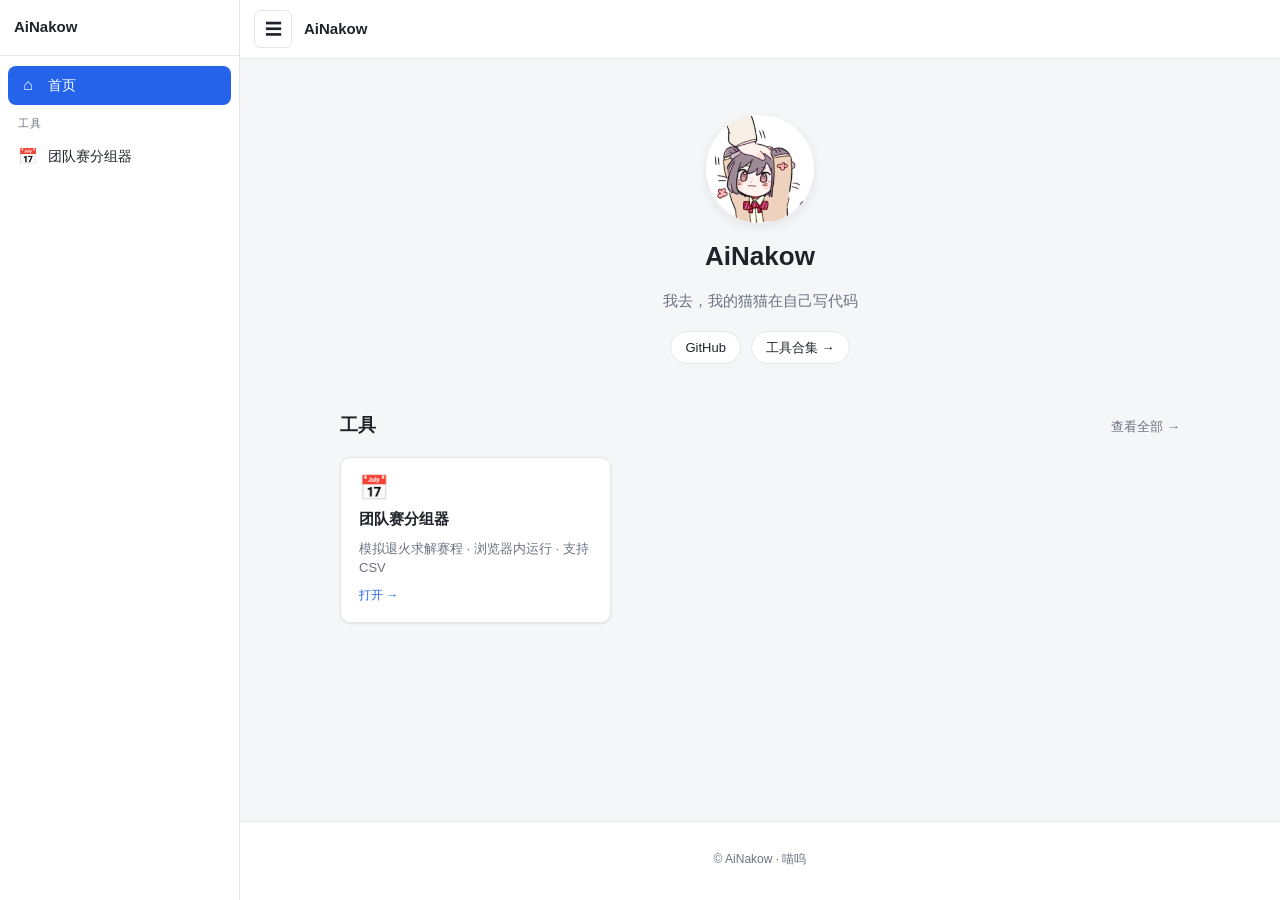
<file: index.html>
<!DOCTYPE html>
<html lang="zh-CN">
<head>
<meta charset="UTF-8">
<meta name="viewport" content="width=device-width, initial-scale=1.0">
<title>AiNakow</title>
<meta name="description" content="AiNakow 的个人主页与工具合集。">
<link rel="stylesheet" href="assets/site.css">
</head>
<body>
<div class="shell">

  <!-- 左侧导航栏（桌面端可折叠，移动端为抽屉） -->
  <aside id="nav" class="nav" aria-label="导航">
    <div class="nav-head"><a class="brand" href="index.html">AiNakow</a></div>
    <div id="nav-body" class="nav-body"><!-- 由 site.js 注入导航项 --></div>
  </aside>

  <!-- 移动端抽屉遮罩 -->
  <div id="overlay" class="overlay"></div>

  <!-- 右侧内容区 -->
  <div class="main">
    <!-- 顶栏：始终可见，承载打开/收起导航的按钮 -->
    <div class="topbar">
      <button id="nav-toggle" class="nav-toggle" aria-label="打开/收起导航">☰</button>
      <span id="topbar-title" class="topbar-title">AiNakow</span>
    </div>

    <div class="content home-content">
      <div id="home-root" class="home">
        <main class="home-main">

          <!-- 头像 + 简介 -->
          <section class="hero">
            <div class="avatar" aria-label="头像">
              <!-- 真实头像：把图片放到 assets/avatar.jpg 即自动生效。
                   由下方脚本探测加载成功后再设为背景图，避免破损图图标与渐变占位同时出现。 -->
              <span class="avatar-ph">A</span>
            </div>
            <h1 class="name">AiNakow</h1>
            <p class="bio">我去，我的猫猫在自己写代码</p>
            <div class="links">
              <a href="https://github.com/AiNakow" target="_blank" rel="noopener">GitHub</a>
              <a href="tools/index.html">工具合集 →</a>
            </div>
          </section>

          <!-- 工具入口 -->
          <section class="tools-section">
            <div class="section-title">
              <h2>工具</h2>
              <a class="more" href="tools/index.html">查看全部 →</a>
            </div>
            <div class="tool-grid"><!-- 由 site.js 注入 --></div>
          </section>

        </main>

        <footer class="footer">
          © AiNakow · 喵呜
        </footer>
      </div>
    </div>
  </div>

</div>

<script src="assets/site.js"></script>
<script>
  // DOM 就绪后：渲染导航外壳 + 首页内容
  document.addEventListener("DOMContentLoaded", function () {
    if (window.ShellBoot) ShellBoot();
    if (window.HomeBoot) HomeBoot();

    // 头像加载探测：用独立 Image() 预加载 assets/avatar.jpg，
    // 加载成功（有像素内容）才设为背景图，渐变占位被自然盖住；
    // 加载失败则什么都不做，保留渐变圆 + 字母占位。
    var probe = new Image();
    probe.onload = function () {
      if (probe.naturalWidth > 0) {
        var box = document.querySelector(".avatar");
        if (box) {
          box.style.backgroundImage = "url(assets/avatar.jpg)";
          box.style.backgroundSize = "cover";
          box.style.backgroundPosition = "center";
          var ph = box.querySelector(".avatar-ph");
          if (ph) ph.style.display = "none";
        }
      }
    };
    probe.src = "assets/avatar.jpg";
  });
</script>
</body>
</html>
</file>
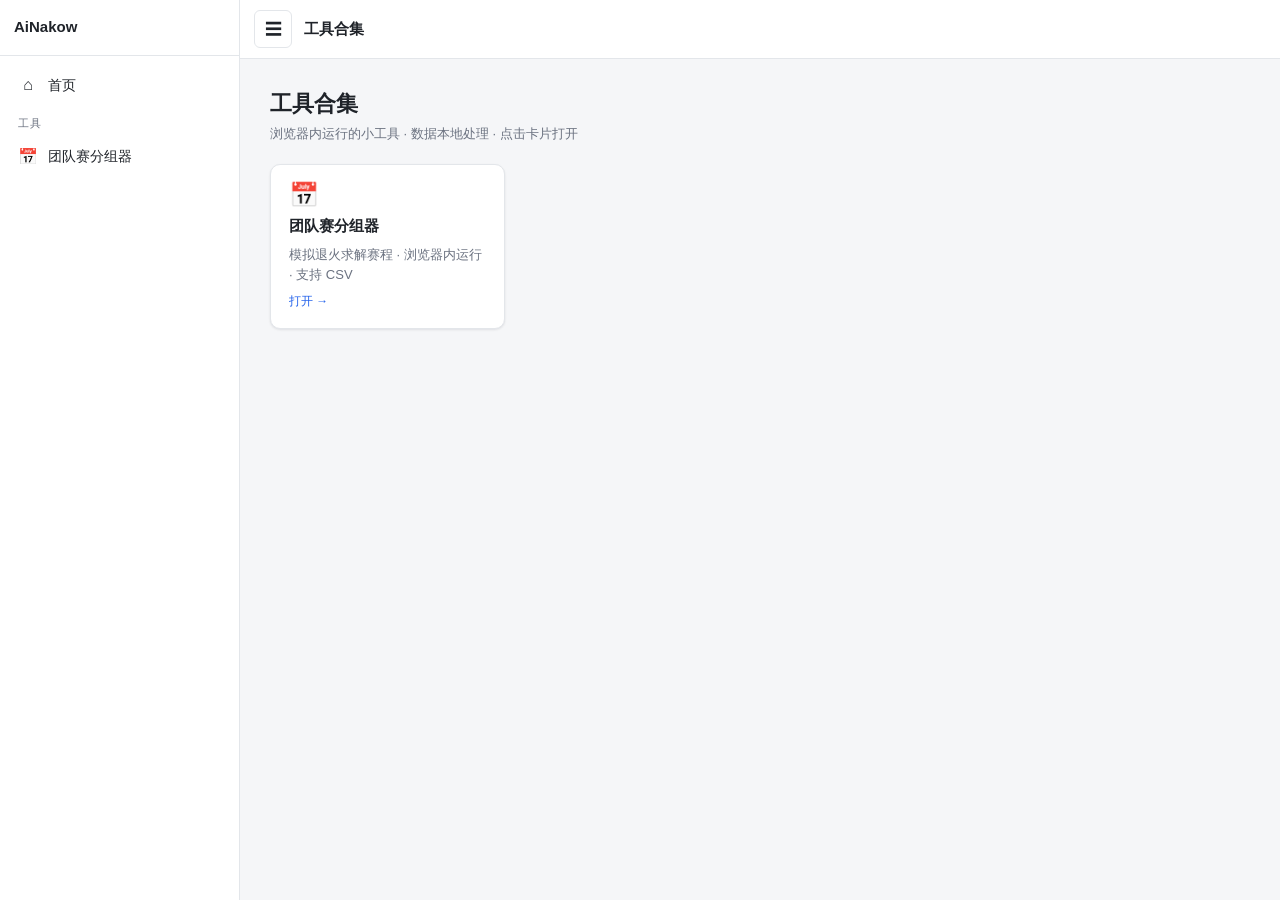
<file: tools/index.html>
<!DOCTYPE html>
<html lang="zh-CN">
<head>
<meta charset="UTF-8">
<meta name="viewport" content="width=device-width, initial-scale=1.0">
<title>工具合集 · AiNakow</title>
<meta name="description" content="AiNakow 的工具合集 —— 浏览器内运行的小工具。">
<link rel="stylesheet" href="../assets/site.css">
</head>
<body>
<div class="shell">

  <!-- 左侧导航栏（桌面端可折叠，移动端为抽屉） -->
  <aside id="nav" class="nav" aria-label="导航">
    <div class="nav-head"><a class="brand" href="../index.html">AiNakow</a></div>
    <div id="nav-body" class="nav-body"><!-- 由 site.js 注入导航项 --></div>
  </aside>

  <!-- 移动端抽屉遮罩 -->
  <div id="overlay" class="overlay"></div>

  <!-- 右侧内容区 -->
  <div class="main">
    <!-- 顶栏：始终可见，承载打开/收起导航的按钮 -->
    <div class="topbar">
      <button id="nav-toggle" class="nav-toggle" aria-label="打开/收起导航">☰</button>
      <span id="topbar-title" class="topbar-title">工具合集</span>
    </div>

    <div class="content">
      <!-- 无 hash 时的工具卡片列表视图 -->
      <div id="list-view" class="list-view">
        <div class="lv-inner">
          <div class="lv-head">
            <h1>工具合集</h1>
            <div class="sub">浏览器内运行的小工具 · 数据本地处理 · 点击卡片打开</div>
          </div>
          <div class="tool-grid"><!-- 由 site.js 注入 --></div>
        </div>
      </div>

      <!-- 工具 iframe（有 hash 时显示） -->
      <iframe id="frame" src="about:blank" title="工具内容" style="display:none"></iframe>
    </div>
  </div>

</div>

<script src="../assets/site.js"></script>
<script>
  document.addEventListener("DOMContentLoaded", function () {
    if (window.ShellBoot) ShellBoot();
  });
</script>
</body>
</html>
</file>
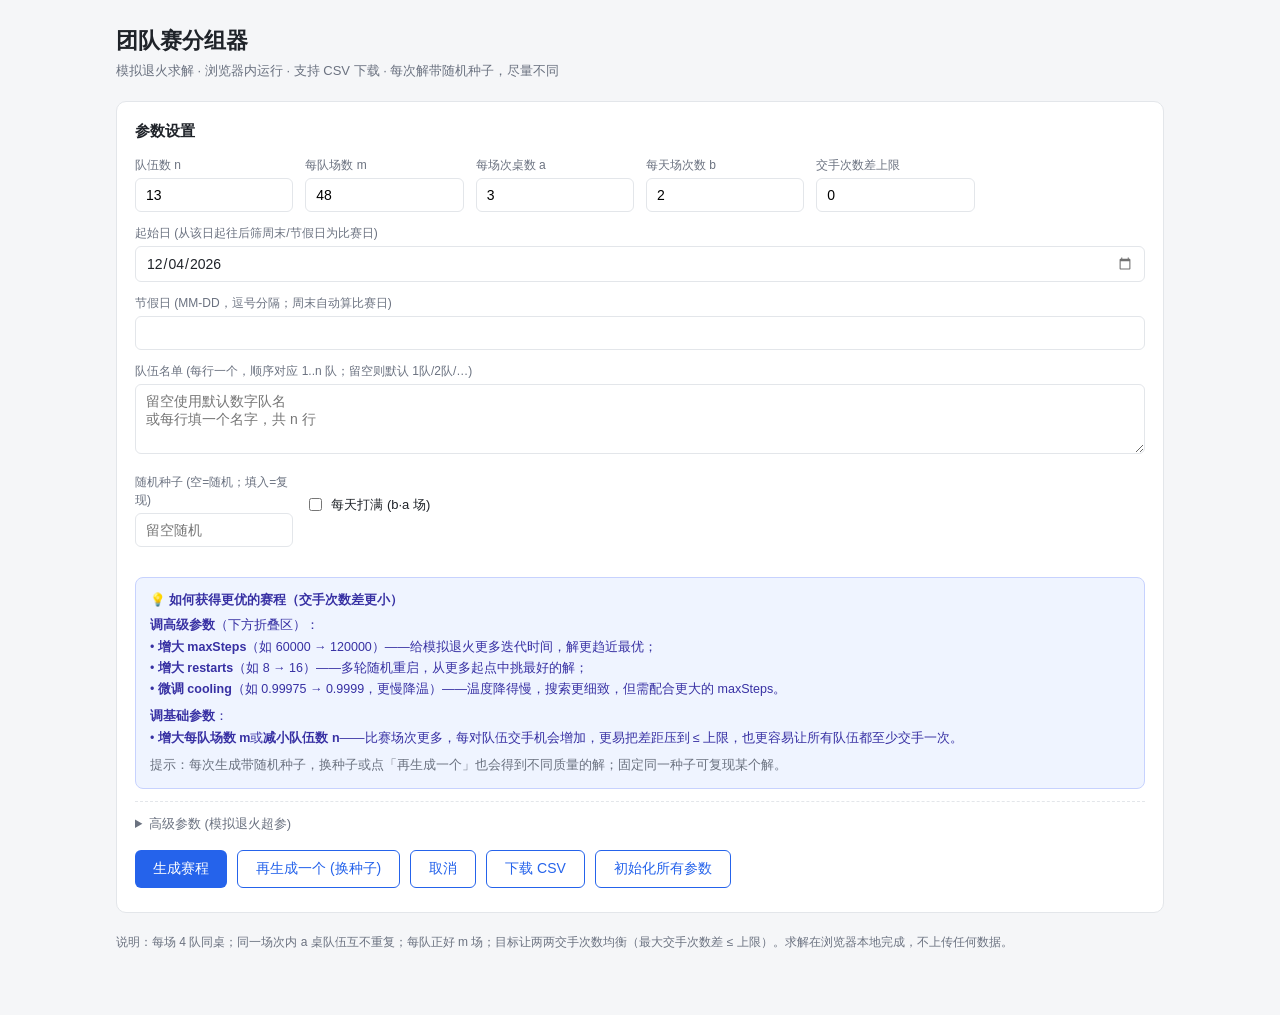
<file: tools/scheduler/index.html>
<!DOCTYPE html>
<html lang="zh-CN">
<head>
<meta charset="UTF-8">
<meta name="viewport" content="width=device-width, initial-scale=1.0">
<title>团队赛分组器</title>
<style>
  :root {
    --bg: #f5f6f8; --card: #ffffff; --border: #e3e6ea; --text: #1f2329;
    --muted: #6b7280; --accent: #2563eb; --accent-d: #1d4ed8; --ok: #16a34a;
    --ok-bg: #dcfce7; --bad: #dc2626; --bad-bg: #fee2e2; --warn: #d97706;
    --warn-bg: #fef3c7; --radius: 10px;
  }
  * { box-sizing: border-box; }
  body { margin: 0; font-family: -apple-system, BlinkMacSystemFont, "Segoe UI", "PingFang SC", "Microsoft YaHei", sans-serif; background: var(--bg); color: var(--text); line-height: 1.5; }
  .wrap { max-width: 1080px; margin: 0 auto; padding: 24px 16px 64px; }
  h1 { font-size: 22px; margin: 0 0 4px; }
  .sub { color: var(--muted); font-size: 13px; margin-bottom: 20px; }
  .card { background: var(--card); border: 1px solid var(--border); border-radius: var(--radius); padding: 18px; margin-bottom: 16px; }
  .card h2 { font-size: 15px; margin: 0 0 14px; display: flex; align-items: center; gap: 8px; }
  .grid { display: grid; grid-template-columns: repeat(auto-fill, minmax(150px, 1fr)); gap: 12px; }
  .grid > * { min-width: 0; } /* 关键：解除 grid item 默认 min-width:auto，避免 date input 固有最小宽度撑爆轨道（手机端溢出根因） */
  label { display: block; font-size: 12px; color: var(--muted); margin-bottom: 4px; }
  input[type=number], input[type=text], input[type=date], textarea, select { width: 100%; min-width: 0; padding: 8px 10px; border: 1px solid var(--border); border-radius: 6px; font-size: 14px; font-family: inherit; background: #fff; }
  input[type=date] {
    -webkit-appearance: none;  /* iOS：剥掉原生日期控件外观，解除其固有最小宽度（min-width:0 在 iOS 对原生控件无效），让 width:100% 真正生效 */
    appearance: none;
    color: var(--text);
  }
  input[type=date]::-webkit-calendar-picker-indicator { display: inline-block; cursor: pointer; opacity: .55; }
  input[type=date]::-webkit-calendar-picker-indicator:hover { opacity: 1; }
  textarea { resize: vertical; min-height: 70px; }
  input:focus, textarea:focus { outline: 2px solid var(--accent); outline-offset: -1px; border-color: var(--accent); }
  input.err { border-color: var(--bad); background: #fff5f5; }
  .hint { font-size: 11px; color: var(--muted); margin-top: 4px; }
  .err-msg { color: var(--bad); font-size: 12px; margin-top: 4px; min-height: 14px; }
  .full { grid-column: 1 / -1; }
  details { margin-top: 12px; border-top: 1px dashed var(--border); padding-top: 12px; }
  summary { cursor: pointer; font-size: 13px; color: var(--muted); user-select: none; }
  .btns { display: flex; gap: 10px; flex-wrap: wrap; margin-top: 16px; }
  button { padding: 9px 18px; border: none; border-radius: 6px; font-size: 14px; font-family: inherit; cursor: pointer; background: var(--accent); color: #fff; transition: background .15s; }
  button:hover:not(:disabled) { background: var(--accent-d); }
  button:disabled { background: #c5cad2; cursor: not-allowed; }
  button.ghost { background: #fff; color: var(--accent); border: 1px solid var(--accent); }
  button.ghost:hover:not(:disabled) { background: #eff4ff; }
  .progress { height: 8px; background: #eef0f3; border-radius: 4px; overflow: hidden; margin-top: 14px; display: none; }
  .progress.show { display: block; }
  .progress > div { height: 100%; width: 0%; background: var(--accent); transition: width .1s; }
  .progress-label { font-size: 12px; color: var(--muted); margin-top: 6px; }
  .quality { display: grid; grid-template-columns: repeat(auto-fill, minmax(140px, 1fr)); gap: 12px; }
  .stat { background: #fafbfc; border: 1px solid var(--border); border-radius: 8px; padding: 12px; }
  .stat .k { font-size: 12px; color: var(--muted); }
  .stat .v { font-size: 20px; font-weight: 600; margin-top: 2px; }
  .stat .v.sm { font-size: 15px; }
  .spread-card { grid-column: 1 / -1; display: flex; align-items: center; gap: 16px; padding: 16px; border-radius: 8px; }
  .spread-card.ok { background: var(--ok-bg); border: 1px solid #bbf7d0; }
  .spread-card.bad { background: var(--bad-bg); border: 1px solid #fecaca; }
  .spread-card .big { font-size: 34px; font-weight: 700; line-height: 1; }
  .spread-card .lbl { font-size: 13px; color: var(--muted); }
  .dist { font-size: 13px; line-height: 1.9; }
  .dist span { display: inline-block; background: #eef2ff; color: var(--accent-d); padding: 1px 8px; border-radius: 10px; margin: 2px 4px 2px 0; }
  .banner { padding: 10px 14px; border-radius: 8px; font-size: 13px; margin-bottom: 12px; }
  .banner.warn { background: var(--warn-bg); color: #92400e; border: 1px solid #fde68a; }
  .banner.err { background: var(--bad-bg); color: #991b1b; border: 1px solid #fecaca; }
  .banner.ok { background: var(--ok-bg); color: #166534; border: 1px solid #bbf7d0; }
  #preview { max-height: 520px; overflow: auto; }
  .day-card { border: 1px solid var(--border); border-radius: 8px; margin-bottom: 10px; overflow: hidden; }
  .day-card .dh { background: #f0f4ff; padding: 8px 12px; font-size: 13px; font-weight: 600; }
  table { border-collapse: collapse; width: 100%; font-size: 13px; }
  th, td { border: 1px solid var(--border); padding: 6px 10px; text-align: center; white-space: nowrap; }
  th { background: #fafbfc; font-weight: 600; color: var(--muted); }
  td.slot { background: #fafbfc; font-weight: 600; color: var(--muted); width: 64px; }
  .muted { color: var(--muted); }
  .seed-tag { font-family: ui-monospace, Consolas, monospace; background: #f0f4ff; padding: 2px 8px; border-radius: 6px; font-size: 13px; }
  .footer { color: var(--muted); font-size: 12px; margin-top: 20px; }
</style>
</head>
<body>
<div class="wrap">
  <h1>团队赛分组器</h1>
  <div class="sub">模拟退火求解 · 浏览器内运行 · 支持 CSV 下载 · 每次解带随机种子，尽量不同</div>

  <div class="card">
    <h2>参数设置</h2>
    <div class="grid">
      <div><label>队伍数 n</label><input type="number" id="n" value="13" min="4"></div>
      <div><label>每队场数 m</label><input type="number" id="m" value="48" min="0"></div>
      <div><label>每场次桌数 a</label><input type="number" id="a" value="3" min="1"></div>
      <div><label>每天场次数 b</label><input type="number" id="b" value="2" min="1"></div>
      <div><label>交手次数差上限</label><input type="number" id="x" value="0" min="0"></div>
      <div class="full"><label>起始日 (从该日起往后筛周末/节假日为比赛日)</label><input type="date" id="startDay"></div>
      <div class="full"><label>节假日 (MM-DD，逗号分隔；周末自动算比赛日)</label><input type="text" id="holidays" value=""></div>
      <div class="full"><label>队伍名单 (每行一个，顺序对应 1..n 队；留空则默认 1队/2队/…)</label><textarea id="names" placeholder="留空使用默认数字队名&#10;或每行填一个名字，共 n 行"></textarea></div>
      <div><label>随机种子 (空=随机；填入=复现)</label><input type="text" id="seed" placeholder="留空随机"></div>
      <div><label>&nbsp;</label><label style="display:flex;align-items:center;gap:6px;font-size:13px;color:var(--text);cursor:pointer"><input type="checkbox" id="full" style="width:auto"> 每天打满 (b·a 场)</label></div>
    </div>
    <div class="err-msg" id="validateErr"></div>

    <div style="background:#eff4ff;border:1px solid #c7d2fe;border-radius:8px;padding:12px 14px;margin-top:12px;font-size:12.5px;color:#3730a3;line-height:1.7">
      <div style="font-weight:600;margin-bottom:4px">💡 如何获得更优的赛程（交手次数差更小）</div>
      <div><b>调高级参数</b>（下方折叠区）：</div>
      <div>• <b>增大 maxSteps</b>（如 60000 → 120000）——给模拟退火更多迭代时间，解更趋近最优；</div>
      <div>• <b>增大 restarts</b>（如 8 → 16）——多轮随机重启，从更多起点中挑最好的解；</div>
      <div>• <b>微调 cooling</b>（如 0.99975 → 0.9999，更慢降温）——温度降得慢，搜索更细致，但需配合更大的 maxSteps。</div>
      <div style="margin-top:6px"><b>调基础参数</b>：</div>
      <div>• <b>增大每队场数 m</b>或<b>减小队伍数 n</b>——比赛场次更多，每对队伍交手机会增加，更易把差距压到 ≤ 上限，也更容易让所有队伍都至少交手一次。</div>
      <div style="margin-top:6px;color:#6b7280">提示：每次生成带随机种子，换种子或点「再生成一个」也会得到不同质量的解；固定同一种子可复现某个解。</div>
    </div>

    <details>
      <summary>高级参数 (模拟退火超参)</summary>
      <div class="grid" style="margin-top:12px">
        <div><label>maxSteps（最大迭代轮次）</label><input type="number" id="maxSteps" value="240000" min="1000"></div>
        <div><label>initTemp（起始温度）</label><input type="number" id="initTemp" value="30" step="0.1"></div>
        <div><label>cooling（降温系数）</label><input type="number" id="cooling" value="0.99975" step="0.00005"></div>
        <div><label>restarts（重试次数）</label><input type="number" id="restarts" value="8" min="1"></div>
      </div>
    </details>

    <div class="btns">
      <button id="genBtn">生成赛程</button>
      <button id="regenBtn" class="ghost" disabled>再生成一个 (换种子)</button>
      <button id="cancelBtn" class="ghost" disabled>取消</button>
      <button id="dlBtn" class="ghost" disabled>下载 CSV</button>
      <button id="resetBtn" class="ghost">初始化所有参数</button>
    </div>
    <div class="progress" id="progress"><div id="progressBar"></div></div>
    <div class="progress-label" id="progressLabel"></div>
  </div>

  <div id="bannerHost"></div>

  <div class="card" id="qualityCard" style="display:none">
    <h2>解质量</h2>
    <div id="qualityBody"></div>
  </div>

  <div class="card" id="previewCard" style="display:none">
    <h2>赛程预览</h2>
    <div id="preview"></div>
  </div>

  <div class="footer">说明：每场 4 队同桌；同一场次内 a 桌队伍互不重复；每队正好 m 场；目标让两两交手次数均衡（最大交手次数差 ≤ 上限）。求解在浏览器本地完成，不上传任何数据。</div>
</div>

<!-- ============ Web Worker 源码（PRNG + SA 求解器 + 增量 pair_count） ============ -->
<script id="worker-src" type="javascript/worker">
"use strict";

// ---------- 可种子化 PRNG (mulberry32) ----------
function mulberry32(seed) {
  let a = seed >>> 0;
  return function () {
    a |= 0; a = (a + 0x6D2B79F5) | 0;
    let t = Math.imul(a ^ (a >>> 15), 1 | a);
    t = (t + Math.imul(t ^ (t >>> 7), 61 | t)) ^ t;
    return ((t ^ (t >>> 14)) >>> 0) / 4294967296;
  };
}
class Rng {
  constructor(seed) { this._r = mulberry32(seed); }
  next() { return this._r(); }
  int(n) { return Math.floor(this._r() * n); }          // [0, n)
  random() { return this._r(); }
  choice(arr) { return arr[this.int(arr.length)]; }
  shuffle(arr) {
    for (let i = arr.length - 1; i > 0; i--) {
      const j = this.int(i + 1);
      const tmp = arr[i]; arr[i] = arr[j]; arr[j] = tmp;
    }
    return arr;
  }
  // 从 [0,n) 中取 2 个不同整数
  sampleInt2(n) {
    const i = this.int(n);
    let j = this.int(n - 1);
    if (j >= i) j++;
    return [i, j];
  }
  // 带权有放回采样，返回数组
  choices(arr, weights, k) {
    let total = 0;
    for (let i = 0; i < weights.length; i++) total += weights[i];
    const out = [];
    for (let kk = 0; kk < k; kk++) {
      let r = this._r() * total;
      let idx = arr.length - 1;
      for (let j = 0; j < arr.length; j++) {
        r -= weights[j];
        if (r <= 0) { idx = j; break; }
      }
      out.push(arr[idx]);
    }
    return out;
  }
}

// ---------- 求解器 ----------
let cancelled = false;

function solve(params, post) {
  const n = params.n, m = params.m, a = params.a, b = params.b;
  const exactlyFullDays = !!params.exactlyFullDays;
  const pairDiffMax = params.pairDiffMax;
  const maxSteps = params.maxSteps, initTemp = params.initTemp;
  const cooling = params.cooling, restarts = params.restarts;
  const seed = params.seed >>> 0;

  // ---- 参数校验 ----
  if (n < 4) throw new Error("无解：n 必须 >= 4");
  if (m < 0) throw new Error("无解：m 不能为负");
  if (a <= 0) throw new Error("无解：a 必须 > 0");
  if (b < 1) throw new Error("无解：b 必须 >= 1");
  if (pairDiffMax < 0) throw new Error("无解：交手次数差上限不能为负");
  const nm = n * m;
  if (nm % 4 !== 0) throw new Error("无解：n*m=" + nm + " 不能被 4 整除（总人次须能凑成 4 队同桌）");
  const totalGames = Math.floor(nm / 4);
  const dayCapacity = b * a;
  if (exactlyFullDays && totalGames % dayCapacity !== 0)
    throw new Error("无解：要求每天打满时，总场次 " + totalGames + " 必须能被 b·a=" + dayCapacity + " 整除");

  // ---- 空赛程 ----
  if (totalGames === 0) {
    return { ok: true, result: { totalGames: 0, minDays: 0, dayCapacity, days: [] },
      spread: 0, minPair: 0, maxPair: 0, avgPair: 0, pairHist: {0: 0}, neverPlayed: [],
      perTeamCounts: new Array(n).fill(0), finalScore: 0, restartsUsed: 0, earlyStop: true, seed };
  }

  const rng = new Rng(seed);

  // ---- 场次容量规划（仅依赖 a，与 b 无关）----
  const fullSlots = Math.floor(totalGames / a);
  const tailGames = totalGames % a;
  const gamesPerSlot = [];
  for (let s = 0; s < fullSlots; s++) gamesPerSlot.push(a);
  if (tailGames > 0) gamesPerSlot.push(tailGames);
  const slotCount = gamesPerSlot.length;
  const slotTeamCounts = gamesPerSlot.map(g => 4 * g);

  const teams = []; for (let i = 0; i < n; i++) teams.push(i);
  const totalPairs = (n * (n - 1)) / 2;

  // ---- 增量 pair_count 状态 ----
  // pc: 平坦数组 n*n，仅用 i<j 处存该对交手次数
  // countFreq[c] = 交手次数恰为 c 的对数；据此 O(1)~O(spread) 维护 min/max
  let pc, countFreq, sq, minCount, maxCount, cfLenM;
  function resetState() {
    pc = new Int32Array(n * n);
    countFreq = new Int32Array(m + 2);
    cfLenM = countFreq.length - 1;
    countFreq[0] = totalPairs;
    sq = 0; minCount = 0; maxCount = 0;
  }
  function bump(idx, d) {
    const old = pc[idx];
    const neu = old + d;
    pc[idx] = neu;
    sq += neu * neu - old * old;
    countFreq[old]--;
    countFreq[neu]++;
    if (neu > maxCount) maxCount = neu;
    if (neu < minCount) minCount = neu;
    if (countFreq[old] === 0) {
      if (old === maxCount) { while (maxCount > 0 && countFreq[maxCount] === 0) maxCount--; }
      if (old === minCount) { while (minCount < cfLenM && countFreq[minCount] === 0) minCount++; }
    }
  }
  // 一桌 4 队的 6 个对（i<j），压入缓冲
  function pushTableDeltas(table, d) {
    const x0 = table[0], x1 = table[1], x2 = table[2], x3 = table[3];
    const ps = [
      [x0 < x1 ? x0 : x1, x0 < x1 ? x1 : x0],
      [x0 < x2 ? x0 : x2, x0 < x2 ? x2 : x0],
      [x0 < x3 ? x0 : x3, x0 < x3 ? x3 : x0],
      [x1 < x2 ? x1 : x2, x1 < x2 ? x2 : x1],
      [x1 < x3 ? x1 : x3, x1 < x3 ? x3 : x1],
      [x2 < x3 ? x2 : x3, x2 < x3 ? x3 : x2],
    ];
    for (let k = 0; k < 6; k++) {
      const i = ps[k][0], j = ps[k][1];
      DBUF[DLEN++] = i * n + j; DBUF[DLEN++] = d;
    }
  }
  // 复用的增量缓冲（idx, delta 交替）
  let DBUF = new Int32Array(2048);
  let DLEN = 0;
  function applyDeltas() { for (let i = 0; i < DLEN; i += 2) bump(DBUF[i], DBUF[i + 1]); }
  function revertDeltas() { for (let i = 0; i < DLEN; i += 2) bump(DBUF[i], -DBUF[i + 1]); }
  function score() {
    const spread = maxCount - minCount;
    const penalty = spread > pairDiffMax ? spread - pairDiffMax : 0;
    // 0 次对（从未交手）给予高权重惩罚，与硬约束 penalty 同量级，
    // 促使 SA 优先消除"从未交手"再优化交手均衡度。
    // countFreq[0] 即当前交手 0 次的对数，O(1) 可得。
    const zeroCount = countFreq[0];
    return penalty * 100000 + zeroCount * 100000 + spread * 1000 + sq;
  }

  function applyAllTables(slotGames) {
    for (let s = 0; s < slotCount; s++)
      for (let g = 0; g < slotGames[s].length; g++)
        pushTableDeltasAndBump(slotGames[s][g]);
  }
  function pushTableDeltasAndBump(table) { // 直接 bump（初始化用）
    const x0 = table[0], x1 = table[1], x2 = table[2], x3 = table[3];
    const ps = [
      [x0 < x1 ? x0 : x1, x0 < x1 ? x1 : x0],
      [x0 < x2 ? x0 : x2, x0 < x2 ? x2 : x0],
      [x0 < x3 ? x0 : x3, x0 < x3 ? x3 : x0],
      [x1 < x2 ? x1 : x2, x1 < x2 ? x2 : x1],
      [x1 < x3 ? x1 : x3, x1 < x3 ? x3 : x1],
      [x2 < x3 ? x2 : x3, x2 < x3 ? x3 : x2],
    ];
    for (let k = 0; k < 6; k++) bump(ps[k][0] * n + ps[k][1], 1);
  }

  function teamInSlot(t, s) {
    const games = slotGames[s];
    for (let g = 0; g < games.length; g++) {
      const tb = games[g];
      if (tb[0] === t || tb[1] === t || tb[2] === t || tb[3] === t) return true;
    }
    return false;
  }

  let slotGames; // 当前解（可变）

  // ---- 随机构造队伍-场次分配 ----
  // 策略：每队按"剩余容量大的场次优先"贪心选择（保证高受限场景可行），
  // 并以 35% 概率随机扰动（保留解多样性，SA 邻域进一步分化）。
  // 原 Python 版纯加权随机在大规模(如每队近填满所有场次)时极易卡死，此为鲁棒改进。
  function buildInitialSlotTeams() {
    for (let attempt = 0; attempt < 2000; attempt++) {
      const capacities = slotTeamCounts.slice();
      const sTeams = []; for (let s = 0; s < slotCount; s++) sTeams.push([]);
      const tSlots = []; for (let t = 0; t < n; t++) tSlots.push(new Set());
      const order = teams.slice(); rng.shuffle(order);
      let ok = true;
      for (let oi = 0; oi < n; oi++) {
        const t = order[oi];
        const picked = [];
        for (let k = 0; k < m; k++) {
          const candidates = [];
          for (let s = 0; s < slotCount; s++) {
            if (capacities[s] > 0 && !tSlots[t].has(s)) candidates.push(s);
          }
          if (candidates.length === 0) { ok = false; break; }
          // 容量大的场次优先（更易满足高受限分配），辅以随机扰动
          candidates.sort(function (s1, s2) { return capacities[s2] - capacities[s1]; });
          let s;
          if (rng.random() < 0.65) s = candidates[0];
          else s = candidates[rng.int(candidates.length)];
          capacities[s]--;
          tSlots[t].add(s);
          picked.push(s);
        }
        if (!ok) break;
        for (let pi = 0; pi < picked.length; pi++) sTeams[picked[pi]].push(t);
      }
      if (!ok) continue;
      let bad = false;
      for (let s = 0; s < slotCount; s++) if (capacities[s] !== 0 || sTeams[s].length !== slotTeamCounts[s]) { bad = true; break; }
      if (bad) continue;
      return sTeams;
    }
    return null;
  }
  function slotTeamsToGames(sTeams) {
    const sg = [];
    for (let s = 0; s < slotCount; s++) {
      const sh = sTeams[s].slice(); rng.shuffle(sh);
      const games = [];
      for (let i = 0; i < gamesPerSlot[s]; i++) games.push(sh.slice(4 * i, 4 * i + 4));
      sg.push(games);
    }
    return sg;
  }
  function deepCopy(sg) {
    const out = [];
    for (let s = 0; s < sg.length; s++) {
      const slot = sg[s], cs = [];
      for (let g = 0; g < slot.length; g++) cs.push(slot[g].slice());
      out.push(cs);
    }
    return out;
  }

  // ---- 邻域：返回 { commit } 并填充 DBUF/DLEN（增量已应用，拒绝时需 revert）----
  function propose() {
    DLEN = 0;
    const moveType = rng.random() < 0.55 ? 0 : 1;
    if (moveType === 0 && slotCount >= 2) {
      for (let tr = 0; tr < 80; tr++) {
        const p = rng.sampleInt2(slotCount);
        const s1 = p[0], s2 = p[1];
        const g1 = slotGames[s1].length, g2 = slotGames[s2].length;
        const ta1 = rng.int(g1), p1 = rng.int(4);
        const ta2 = rng.int(g2), p2 = rng.int(4);
        const x = slotGames[s1][ta1][p1];
        const y = slotGames[s2][ta2][p2];
        if (x === y) continue;
        if (teamInSlot(x, s2) || teamInSlot(y, s1)) continue;
        const newT1 = slotGames[s1][ta1].slice(); newT1[p1] = y;
        const newT2 = slotGames[s2][ta2].slice(); newT2[p2] = x;
        pushTableDeltas(slotGames[s1][ta1], -1);
        pushTableDeltas(slotGames[s2][ta2], -1);
        pushTableDeltas(newT1, 1);
        pushTableDeltas(newT2, 1);
        return { commit: () => { slotGames[s1][ta1] = newT1; slotGames[s2][ta2] = newT2; } };
      }
    }
    // 场次内重排
    const s = rng.int(slotCount);
    const oldTables = slotGames[s];
    const flat = [];
    for (let g = 0; g < oldTables.length; g++) flat.push(oldTables[g][0], oldTables[g][1], oldTables[g][2], oldTables[g][3]);
    rng.shuffle(flat);
    const newTables = [];
    for (let i = 0; i < gamesPerSlot[s]; i++) newTables.push(flat.slice(4 * i, 4 * i + 4));
    for (let g = 0; g < oldTables.length; g++) pushTableDeltas(oldTables[g], -1);
    for (let g = 0; g < newTables.length; g++) pushTableDeltas(newTables[g], 1);
    return { commit: () => { slotGames[s] = newTables; } };
  }

  // ---- 主循环 ----
  let overall = null; // { slotGames, score, min, max }
  let restartsUsed = 0;
  let earlyStop = false;

  for (let r = 0; r < restarts; r++) {
    restartsUsed = r + 1;
    const sTeams = buildInitialSlotTeams();
    if (!sTeams) continue;
    slotGames = slotTeamsToGames(sTeams);
    resetState();
    applyAllTables(slotGames);
    let curScore = score();
    let bestScore = curScore;
    let bestMin = minCount, bestMax = maxCount, bestZero = countFreq[0];
    let bestSG = deepCopy(slotGames);

    let temp = initTemp;
    for (let step = 0; step < maxSteps; step++) {
      const move = propose();
      const snapMin = minCount, snapMax = maxCount;
      applyDeltas();
      const newScore = score();
      const delta = newScore - curScore;
      if (delta <= 0 || (temp > 1e-12 && rng.random() < Math.exp(-delta / temp))) {
        move.commit();
        curScore = newScore;
        if (curScore < bestScore) {
          bestScore = curScore; bestMin = minCount; bestMax = maxCount; bestZero = countFreq[0]; bestSG = deepCopy(slotGames);
        }
      } else {
        revertDeltas();
        minCount = snapMin; maxCount = snapMax;
      }
      temp *= cooling;

      if ((step & 8191) === 0) {
        if (post) post.progress((r * maxSteps + step) / (restarts * maxSteps), maxCount - minCount);
        if (cancelled) return { aborted: true };
      }
      // 早停条件：spread 达标 且 不存在从未交手的对组
      if (maxCount - minCount <= pairDiffMax && countFreq[0] === 0) { earlyStop = true; break; }
    }
    if (!overall || bestScore < overall.score) overall = { slotGames: bestSG, score: bestScore, min: bestMin, max: bestMax, zero: bestZero };
    // restart 间早停：best 解 spread 达标 且 无 0 次对
    if (bestMax - bestMin <= pairDiffMax && bestZero === 0) { earlyStop = true; break; }
  }

  if (!overall) throw new Error("未找到可行初始排程，请尝试调整 n/m/a 参数");

  // ---- 由最优解重建统计与赛程 ----
  const bestSG = overall.slotGames;
  // 重算 pc/pairHist/neverPlayed/perTeamCounts
  const pcFinal = new Int32Array(n * n);
  const perTeam = new Int32Array(n);
  for (let s = 0; s < bestSG.length; s++) {
    for (let g = 0; g < bestSG[s].length; g++) {
      const tb = bestSG[s][g];
      perTeam[tb[0]]++; perTeam[tb[1]]++; perTeam[tb[2]]++; perTeam[tb[3]]++;
      const xs = [tb[0], tb[1], tb[2], tb[3]];
      for (let i = 0; i < 4; i++) for (let j = i + 1; j < 4; j++) {
        const lo = xs[i] < xs[j] ? xs[i] : xs[j], hi = xs[i] < xs[j] ? xs[j] : xs[i];
        pcFinal[lo * n + hi]++;
      }
    }
  }
  const hist = {};
  let minP = Infinity, maxP = -Infinity, sumP = 0, countP = 0;
  const neverPlayed = [];
  for (let i = 0; i < n; i++) {
    for (let j = i + 1; j < n; j++) {
      const c = pcFinal[i * n + j];
      hist[c] = (hist[c] || 0) + 1;
      if (c < minP) minP = c;
      if (c > maxP) maxP = c;
      sumP += c; countP++;
      if (c === 0) neverPlayed.push([i + 1, j + 1]);
    }
  }
  const spread = maxP - minP;
  // 最终判定：spread 达标 且 不存在从未交手的对组（0 次对）
  const ok = spread <= pairDiffMax && neverPlayed.length === 0;

  // ---- 转天结构（受 b 控制）----
  const flat = [];
  for (let s = 0; s < bestSG.length; s++) for (let g = 0; g < bestSG[s].length; g++) flat.push(bestSG[s][g]);
  const minDays = Math.ceil(totalGames / dayCapacity);
  const days = [];
  let idx = 0;
  for (let day = 1; day <= minDays; day++) {
    const today = flat.slice(idx, idx + dayCapacity);
    idx += today.length;
    const slots = [];
    for (let s = 0; s < b; s++) {
      const slotGamesDay = today.slice(s * a, s * a + a);
      // 转 1-based
      const g1 = [];
      for (let g = 0; g < slotGamesDay.length; g++) {
        const t = slotGamesDay[g];
        g1.push([t[0] + 1, t[1] + 1, t[2] + 1, t[3] + 1]);
      }
      slots.push(g1);
    }
    days.push({ day, slots });
  }

  return {
    ok,
    result: { totalGames, minDays, dayCapacity, days },
    spread, minPair: minP, maxPair: maxP, avgPair: sumP / countP,
    pairHist: hist, neverPlayed,
    perTeamCounts: Array.from(perTeam),
    finalScore: overall.score, restartsUsed, earlyStop, seed
  };
}

// ---------- Worker 入口 ----------
self.onmessage = function (e) {
  const msg = e.data;
  if (msg.type === "cancel") { cancelled = true; return; }
  if (msg.type === "run") {
    cancelled = false;
    try {
      const res = solve(msg.params, {
        progress: function (ratio, spread) { self.postMessage({ type: "progress", ratio: ratio, spread: spread }); }
      });
      if (res && res.aborted) { self.postMessage({ type: "cancelled" }); return; }
      self.postMessage({ type: "done", payload: res });
    } catch (err) {
      self.postMessage({ type: "error", message: err.message });
    }
  }
};
</script>

<!-- ============ 主线程：UI / 校验 / 渲染 / CSV 下载 ============ -->
<script>
"use strict";
(function () {
  const $ = (id) => document.getElementById(id);
  const ordMap = ["一", "二", "三", "四", "五", "六", "七", "八", "九", "十"];

  // ---------- 随机种子 ----------
  function randomSeed() {
    if (window.crypto && window.crypto.getRandomValues) {
      const arr = new Uint32Array(1);
      window.crypto.getRandomValues(arr);
      return arr[0];
    }
    return ((Date.now() ^ 0x5BF03635) >>> 0);
  }
  function parseSeed(s) {
    if (s == null) return null;
    s = String(s).trim();
    if (s === "") return null;
    // 支持十进制或 0x 十六进制
    let v = /^0x[0-9a-f]+$/i.test(s) ? parseInt(s, 16) : parseInt(s, 10);
    if (!isFinite(v) || isNaN(v)) return null;
    return v >>> 0;
  }

  // ---------- 队名 ----------
  function buildTeamNames(n, rawNames) {
    if (rawNames == null) {
      const arr = []; for (let i = 0; i < n; i++) arr.push((i + 1) + "队"); return arr;
    }
    return rawNames.slice();
  }
  function parseNames(text, n) {
    if (text == null) return null;
    text = text.trim();
    if (text === "") return null;
    const lines = text.split(/\r?\n/).map(l => l.trim()).filter(l => l !== "");
    if (lines.length !== n)
      throw new Error("名单行数 " + lines.length + " 与队伍数 " + n + " 不符（每行一个名字，顺序对应 1..n 队）");
    const seen = new Set();
    for (const l of lines) {
      if (seen.has(l)) throw new Error("名单存在重复名字：「" + l + "」");
      seen.add(l);
    }
    return lines;
  }

  // ---------- 日期生成 ----------
  // startDay: "YYYY-MM-DD"。从该日起（含）往后筛周末或节假日作为比赛日。
  function generateDates(numDays, startDay, holidays) {
    if (numDays <= 0) return [];
    const set = new Set(holidays);
    const out = [];
    const parts = String(startDay).split("-").map(s => parseInt(s, 10));
    if (parts.length !== 3 || parts.some(n => !isFinite(n) || isNaN(n))) {
      throw new Error("起始日格式无效，应为 YYYY-MM-DD");
    }
    const d = new Date(parts[0], parts[1] - 1, parts[2]);
    if (d.getFullYear() !== parts[0] || d.getMonth() !== parts[1] - 1 || d.getDate() !== parts[2]) {
      throw new Error("起始日非法（如 2 月 30 日），请改正");
    }
    let guard = 0;
    while (out.length < numDays && guard < 366 * 20) {
      const mm = String(d.getMonth() + 1).padStart(2, "0");
      const dd = String(d.getDate()).padStart(2, "0");
      const mmdd = mm + "-" + dd;
      const dow = d.getDay();
      if (dow === 0 || dow === 6 || set.has(mmdd)) out.push(d.getFullYear() + "-" + mm + "-" + dd);
      d.setDate(d.getDate() + 1);
      guard++;
    }
    if (out.length < numDays) throw new Error("在起始日起 20 年内未能凑够 " + numDays + " 个比赛日，请检查节假日/起始日");
    return out;
  }

  // ---------- CSV ----------
  function csvCell(v) {
    if (v === "" || v == null) return "";
    const s = String(v);
    if (/[",\r\n]/.test(s)) return '"' + s.replace(/"/g, '""') + '"';
    return s;
  }
  function buildCsv(days, teamNames, dates, maxTables) {
    const lines = [];
    const header = ["日期"];
    for (let t = 0; t < maxTables; t++) {
      const name = t < ordMap.length ? "第" + ordMap[t] + "桌" : "第" + (t + 1) + "桌";
      header.push(name + "队伍1", name + "队伍2", name + "队伍3", name + "队伍4");
      if (t !== maxTables - 1) header.push("");
    }
    lines.push(header.map(csvCell).join(","));
    for (let d = 0; d < days.length; d++) {
      const date = dates[d] || "";
      for (let s = 0; s < days[d].slots.length; s++) {
        const games = days[d].slots[s];
        const row = [date];
        for (let t = 0; t < maxTables; t++) {
          if (t < games.length) {
            const g = games[t];
            row.push(teamNames[g[0] - 1], teamNames[g[1] - 1], teamNames[g[2] - 1], teamNames[g[3] - 1]);
          } else {
            row.push("", "", "", "");
          }
          if (t !== maxTables - 1) row.push("");
        }
        lines.push(row.map(csvCell).join(","));
      }
    }
    return lines.join("\r\n");
  }
  function downloadCsv(text, filename) {
    const blob = new Blob(["﻿" + text], { type: "text/csv;charset=utf-8;" });
    const url = URL.createObjectURL(blob);
    const a = document.createElement("a");
    a.href = url; a.download = filename;
    document.body.appendChild(a); a.click();
    document.body.removeChild(a);
    setTimeout(() => URL.revokeObjectURL(url), 1000);
  }

  // ---------- 输入持久化 (localStorage) ----------
  // 需持久化的输入 id 列表（含基础参数 + 高级参数）
  const PERSIST_IDS = ["n", "m", "a", "b", "x", "startDay", "holidays", "names", "seed", "full", "maxSteps", "initTemp", "cooling", "restarts"];
  const STORAGE_KEY = "match_scheduler_inputs_v1";

  // 各字段的默认值：直接读取 HTML 初始属性（input/textarea 读 defaultValue，
  // checkbox 读 defaultChecked），避免与 HTML 里的 value 漂移。
  // 注意：startDay/seed 在 HTML 中无 value 属性，默认为 ""，
  // 由 loadInputs()/resetInputs() 兜底为今天 / 留空随机。
  function defaultValues() {
    const v = {};
    for (const id of PERSIST_IDS) {
      const el = $(id);
      if (!el) { v[id] = ""; continue; }
      v[id] = el.type === "checkbox" ? el.defaultChecked : el.defaultValue;
    }
    return v;
  }

  function saveInputs() {
    try {
      const data = {};
      for (const id of PERSIST_IDS) {
        const el = $(id);
        if (!el) continue;
        if (el.type === "checkbox") data[id] = el.checked;
        else data[id] = el.value;
      }
      localStorage.setItem(STORAGE_KEY, JSON.stringify(data));
    } catch (e) { /* 配额/隐私模式失败时静默忽略 */ }
  }

  function loadInputs() {
    let data = null;
    try { data = JSON.parse(localStorage.getItem(STORAGE_KEY)); } catch (e) { data = null; }
    const defs = defaultValues();
    for (const id of PERSIST_IDS) {
      const el = $(id);
      if (!el) continue;
      let v = (data && data[id] !== undefined && data[id] !== null) ? data[id] : defs[id];
      if (id === "startDay" && v === "") v = todayStr(); // 兜底：今天
      if (el.type === "checkbox") el.checked = !!v;
      else el.value = v;
    }
  }

  function resetInputs() {
    const defs = defaultValues();
    defs.startDay = todayStr();
    for (const id of PERSIST_IDS) {
      const el = $(id);
      if (!el) continue;
      if (el.type === "checkbox") el.checked = defs[id];
      else el.value = defs[id];
    }
    saveInputs();
    liveValidate();
  }

  function todayStr() {
    const t = new Date();
    const y = t.getFullYear();
    const mo = String(t.getMonth() + 1).padStart(2, "0");
    const da = String(t.getDate()).padStart(2, "0");
    return y + "-" + mo + "-" + da;
  }

  // ---------- 输入读取与校验 ----------
  function readParams(allowRandomSeed) {
    const n = parseInt($("n").value, 10);
    const m = parseInt($("m").value, 10);
    const a = parseInt($("a").value, 10);
    const b = parseInt($("b").value, 10);
    const x = parseInt($("x").value, 10);
    const maxSteps = parseInt($("maxSteps").value, 10);
    const initTemp = parseFloat($("initTemp").value);
    const cooling = parseFloat($("cooling").value);
    const restarts = parseInt($("restarts").value, 10);
    const full = $("full").checked;
    const startDay = $("startDay").value; // "YYYY-MM-DD" 或空
    const holidays = $("holidays").value.split(",").map(s => s.trim()).filter(s => s !== "");

    const errs = [];
    if (!(n >= 4)) errs.push("队伍数 n 需 ≥ 4");
    if (!(m >= 0)) errs.push("每队场数 m 需 ≥ 0");
    if (!(a >= 1)) errs.push("每场次桌数 a 需 ≥ 1");
    if (!(b >= 1)) errs.push("每天场次数 b 需 ≥ 1");
    if (!(x >= 0)) errs.push("交手次数差上限需 ≥ 0");
    if (n * m % 4 !== 0) errs.push("n·m=" + (n * m) + " 不能被 4 整除（总人次须能凑成 4 队同桌）");
    if (full && n * m / 4 % (b * a) !== 0) errs.push("开启“每天打满”时，总场次须能被 b·a=" + (b * a) + " 整除");
    if (!(maxSteps >= 1000)) errs.push("maxSteps 需 ≥ 1000");
    if (!(restarts >= 1)) errs.push("restarts 需 ≥ 1");
    if (!(initTemp > 0)) errs.push("initTemp 需 > 0");
    if (!(cooling > 0 && cooling < 1)) errs.push("cooling 需在 (0,1) 之间");
    if (!startDay) errs.push("请选择起始日");

    let rawNames = null;
    try { rawNames = parseNames($("names").value, n); }
    catch (e) { errs.push(e.message); }

    let seed = parseSeed($("seed").value);
    if (seed == null && allowRandomSeed) seed = randomSeed();

    if (errs.length) return { errs };

    // 可行性警告（不阻断生成，仅提示）：pair 槽位不足时必然有队伍从未交手
    const warnings = [];
    if (n >= 4 && m > 0 && a >= 1) {
      const totalGames = Math.floor(n * m / 4);
      const pairSlots = totalGames * 6;
      const pairCount = (n * (n - 1)) / 2;
      if (pairSlots < pairCount) {
        warnings.push("提示：该参数下交手槽位(" + pairSlots + ")少于队伍对数(" + pairCount +
          ")，必有队伍从未交手，解将被判为不合格。建议增大 m 或减小 n。");
      }
    }

    return {
      params: { n, m, a, b, pairDiffMax: x, exactlyFullDays: full, maxSteps, initTemp, cooling, restarts, seed },
      meta: { startDay, holidays, rawNames, n },
      warnings
    };
  }

  function liveValidate() {
    const r = readParams(false);
    const el = $("validateErr");
    ["n", "m", "a", "b", "x", "maxSteps", "initTemp", "cooling", "restarts", "names"].forEach(id => $(id).classList.remove("err"));
    if (r.errs && r.errs.length) {
      el.textContent = "⚠ " + r.errs[0];
      el.style.color = "var(--bad)";
      $("genBtn").disabled = true;
    } else if (r.warnings && r.warnings.length) {
      el.textContent = "⚠ " + r.warnings[0];
      el.style.color = "var(--warn)";
      $("genBtn").disabled = false;
    } else {
      el.textContent = "";
      $("genBtn").disabled = false;
    }
  }

  // ---------- 自检 ----------
  function selfCheck(payload, n, m, a, b) {
    const errs = [];
    const days = payload.result.days;
    const teamCount = new Array(n + 1).fill(0);
    let total = 0;
    // 交手次数核对：必须预先把所有 n*(n-1)/2 对初始化为 0，
    // 否则从未交手(0 次)的对不会作为 key 出现，min 会被误算成 ≥1，
    // 与求解器(遍历全部对、含 0 次)报告的 minPair 不一致。
    const pairCalc = {};
    for (let i = 1; i <= n; i++) for (let j = i + 1; j <= n; j++) pairCalc[i + "_" + j] = 0;
    for (let d = 0; d < days.length; d++) {
      for (let s = 0; s < days[d].slots.length; s++) {
        const games = days[d].slots[s];
        if (games.length > a) errs.push("第 " + (d + 1) + " 天场次 " + (s + 1) + " 桌数 " + games.length + " > a=" + a);
        const used = new Set();
        for (let g = 0; g < games.length; g++) {
          const gm = games[g];
          total++;
          if (gm.length !== 4) { errs.push("第 " + (d + 1) + " 天场次 " + (s + 1) + " 桌 " + (g + 1) + " 队伍数非 4"); continue; }
          for (let k = 0; k < 4; k++) {
            const t = gm[k];
            if (t < 1 || t > n) { errs.push("队伍编号越界: " + t); continue; }
            if (used.has(t)) errs.push("第 " + (d + 1) + " 天场次 " + (s + 1) + " 同场次重复队伍 " + t);
            used.add(t);
            teamCount[t]++;
          }
          const sorted = gm.slice().sort((p, q) => p - q);
          for (let i = 0; i < 4; i++) for (let j = i + 1; j < 4; j++) {
            const key = sorted[i] + "_" + sorted[j];
            pairCalc[key] = (pairCalc[key] || 0) + 1;
          }
        }
      }
    }
    if (total !== payload.result.totalGames) errs.push("总场次不符: " + total + " vs " + payload.result.totalGames);
    for (let t = 1; t <= n; t++) if (teamCount[t] !== m) errs.push("队伍 " + t + " 场数 " + teamCount[t] + " ≠ m=" + m);
    // 交手差核对
    let mn = Infinity, mx = -Infinity;
    for (const k in pairCalc) { const c = pairCalc[k]; if (c < mn) mn = c; if (c > mx) mx = c; }
    if (Object.keys(pairCalc).length > 0 && (mn !== payload.minPair || mx !== payload.maxPair))
      errs.push("交手次数核对不一致: 计算 min=" + mn + " max=" + mx + "，求解器报告 min=" + payload.minPair + " max=" + payload.maxPair);
    return errs;
  }

  // ---------- 渲染 ----------
  function renderQuality(payload, n, m, a, b, x, checkErrs) {
    const ok = payload.ok;
    let html = "";
    html += '<div class="spread-card ' + (ok ? "ok" : "bad") + '">';
    html += '<div><div class="lbl">最大交手次数差 (max − min)</div><div class="big">' + payload.spread + '</div></div>';
    html += '<div><div class="lbl">目标上限</div><div style="font-size:22px;font-weight:600">' + x + '</div></div>';
    html += '<div><div class="lbl">状态</div><div style="font-size:16px;font-weight:600">' + (ok ? "✓ 达标" : "✗ 未达标") + '</div></div>';
    html += '<div style="margin-left:auto"><div class="lbl">本次种子</div><div class="seed-tag">' + payload.seed + '</div></div>';
    html += '</div>';

    html += '<div class="quality" style="margin-top:12px">';
    html += statBox("总场次", payload.result.totalGames);
    html += statBox("天数", payload.result.minDays);
    html += statBox("每天场次数 b", b);
    html += statBox("每场次桌数 a", a);
    html += statBox("最多交手次数 min", payload.minPair);
    html += statBox("最少交手次数 max", payload.maxPair);
    html += statBox("平均交手次数 avg", payload.avgPair.toFixed(3), true);
    html += statBox("从未交手对组", payload.neverPlayed.length);
    html += statBox("SA 收敛 score", payload.finalScore, true);
    html += statBox("实际 restarts", payload.restartsUsed + "/" + (parseInt($("restarts").value, 10)));
    html += statBox("是否早停", payload.earlyStop ? "是" : "否");
    html += '</div>';

    // 交手次数分布
    const histKeys = Object.keys(payload.pairHist).map(Number).sort((p, q) => p - q);
    let dist = '<div class="stat" style="grid-column:1/-1"><div class="k">交手次数分布（次数: 对数）</div><div class="dist" style="margin-top:6px">';
    for (const c of histKeys) dist += '<span>' + c + '次: ' + payload.pairHist[c] + '对</span>';
    dist += '</div></div>';
    html += '<div class="quality" style="margin-top:12px">' + dist + '</div>';

    if (payload.neverPlayed.length > 0) {
      const pairs = payload.neverPlayed.slice(0, 30).map(p => p[0] + "-" + p[1]).join("、");
      html += '<div class="stat" style="margin-top:12px"><div class="k">从未交手的对组（前 30，队号为 1..n）</div><div style="margin-top:4px;font-size:13px">' + pairs + (payload.neverPlayed.length > 30 ? " …" : "") + '</div></div>';
    }
    if (checkErrs && checkErrs.length) {
      html += '<div class="banner err" style="margin-top:12px">自检发现问题（不输出 CSV）：<br>' + checkErrs.map(e => "• " + e).join("<br>") + '</div>';
    } else {
      html += '<div class="banner ok" style="margin-top:12px">结构自检通过：每队 ' + m + ' 场、同场次无重复、交手次数统计一致。</div>';
    }
    $("qualityBody").innerHTML = html;
    $("qualityCard").style.display = "";
  }
  function statBox(k, v, sm) {
    return '<div class="stat"><div class="k">' + k + '</div><div class="v' + (sm ? " sm" : "") + '">' + v + '</div></div>';
  }

  function renderPreview(payload, teamNames) {
    const days = payload.result.days;
    let maxTables = 0;
    for (const d of days) for (const s of d.slots) if (s.length > maxTables) maxTables = s.length;
    let html = "";
    for (let d = 0; d < days.length; d++) {
      const day = days[d];
      html += '<div class="day-card"><div class="dh">第 ' + day.day + ' 天</div><table><tr><th>场次</th>';
      for (let t = 0; t < maxTables; t++) {
        const name = t < ordMap.length ? "第" + ordMap[t] + "桌" : "第" + (t + 1) + "桌";
        html += "<th>" + name + "</th>";
      }
      html += "</tr>";
      for (let s = 0; s < day.slots.length; s++) {
        html += '<tr><td class="slot">场次' + (s + 1) + "</td>";
        for (let t = 0; t < maxTables; t++) {
          if (t < day.slots[s].length) {
            const g = day.slots[s][t];
            html += "<td>" + g.map(idx => teamNames[idx - 1]).join("<br>") + "</td>";
          } else {
            html += '<td class="muted">—</td>';
          }
        }
        html += "</tr>";
      }
      html += "</table></div>";
    }
    $("preview").innerHTML = html;
    $("previewCard").style.display = "";
  }

  // ---------- Worker 管理 ----------
  let worker = null;
  let lastPayload = null;
  let lastMeta = null;

  function createWorker() {
    const code = $("worker-src").textContent;
    const blob = new Blob([code], { type: "application/javascript" });
    return new Worker(URL.createObjectURL(blob));
  }

  function run(forcedSeed) {
    liveValidate();
    if ($("genBtn").disabled) return;
    const r = readParams(true);
    if (r.errs) return;
    const { params, meta } = r;
    if (forcedSeed != null) { params.seed = forcedSeed >>> 0; $("seed").value = params.seed; }
    else { $("seed").value = params.seed; } // 显示本次随机种子

    $("bannerHost").innerHTML = "";
    $("qualityCard").style.display = "none";
    $("previewCard").style.display = "none";
    $("dlBtn").disabled = true;
    $("regenBtn").disabled = true;
    $("genBtn").disabled = true;
    $("cancelBtn").disabled = false;
    $("progress").classList.add("show");
    $("progressBar").style.width = "0%";
    $("progressLabel").textContent = "求解中…";

    if (worker) worker.terminate();
    worker = createWorker();
    worker.onmessage = (e) => {
      const msg = e.data;
      if (msg.type === "progress") {
        $("progressBar").style.width = (msg.ratio * 100).toFixed(1) + "%";
        $("progressLabel").textContent = "求解中… " + (msg.ratio * 100).toFixed(0) + "%（当前最大交手次数差 " + msg.spread + "）";
      } else if (msg.type === "done") {
        finishRun(msg.payload, meta, params);
      } else if (msg.type === "error") {
        $("progress").classList.remove("show");
        $("progressLabel").textContent = "";
        $("bannerHost").innerHTML = '<div class="banner err">求解出错：' + escapeHtml(msg.message) + "</div>";
        resetButtons();
      } else if (msg.type === "cancelled") {
        $("progress").classList.remove("show");
        $("progressLabel").textContent = "已取消。";
        resetButtons();
      }
    };
    worker.postMessage({ type: "run", params });
  }

  function finishRun(payload, meta, params) {
    $("progress").classList.remove("show");
    $("progressLabel").textContent = "";
    const teamNames = buildTeamNames(meta.n, meta.rawNames);
    const checkErrs = selfCheck(payload, meta.n, params.m, params.a, params.b);

    renderQuality(payload, meta.n, params.m, params.a, params.b, params.pairDiffMax, checkErrs);
    renderPreview(payload, teamNames);

    if (!payload.ok) {
      let msg;
      if (payload.neverPlayed.length > 0) {
        // 主因是存在从未交手的对组（0 次对）：放宽 x 上限无效，需让队伍有机会碰面
        msg = "未找到合格解：存在 " + payload.neverPlayed.length + " 对从未交手的队伍" +
          "（最大交手次数差 " + payload.spread + "，目标 ≤ " + params.pairDiffMax + "）。" +
          "该参数下队伍碰面机会不足，放宽上限无法解决。可尝试：增大每队场数 m、减小队伍数 n，" +
          "或增大 maxSteps/restarts。仍可下载当前最优解。";
      } else {
        msg = "未找到满足“最大交手次数差 ≤ " + params.pairDiffMax + "”的解（当前差值 " +
          payload.spread + "）。可尝试：放宽上限、增大 maxSteps/restarts，或调整 n/m/a/b。" +
          "仍可下载当前最优解。";
      }
      $("bannerHost").innerHTML = '<div class="banner warn">' + msg + "</div>";
    }

    lastPayload = payload;
    lastMeta = meta;
    lastParams = params;
    $("dlBtn").disabled = checkErrs.length > 0;
    $("regenBtn").disabled = false;
    resetButtons();
  }

  function resetButtons() {
    $("genBtn").disabled = false;
    $("cancelBtn").disabled = true;
  }

  function escapeHtml(s) {
    return String(s).replace(/[&<>"']/g, c => ({ "&": "&amp;", "<": "&lt;", ">": "&gt;", '"': "&quot;", "'": "&#39;" }[c]));
  }

  let lastParams = null;

  // ---------- 事件绑定 ----------
  $("genBtn").addEventListener("click", () => run());
  $("regenBtn").addEventListener("click", () => {
    // 换新随机种子再跑
    $("seed").value = "";
    run();
  });
  $("cancelBtn").addEventListener("click", () => {
    if (worker) worker.postMessage({ type: "cancel" });
  });
  $("dlBtn").addEventListener("click", () => {
    if (!lastPayload) return;
    const meta = lastMeta, params = lastParams;
    const teamNames = buildTeamNames(meta.n, meta.rawNames);
    let maxTables = 0;
    for (const d of lastPayload.result.days) for (const s of d.slots) if (s.length > maxTables) maxTables = s.length;
    let dates;
    try { dates = generateDates(lastPayload.result.minDays, meta.startDay, meta.holidays); }
    catch (e) { $("bannerHost").innerHTML = '<div class="banner err">日期生成失败：' + escapeHtml(e.message) + "</div>"; return; }
    const csv = buildCsv(lastPayload.result.days, teamNames, dates, maxTables);
    const fname = "schedule_seed" + lastPayload.seed + ".csv";
    downloadCsv(csv, fname);
  });

  ["n", "m", "a", "b", "x", "maxSteps", "initTemp", "cooling", "restarts", "names", "full", "startDay"].forEach(id => {
    $(id).addEventListener("input", () => { liveValidate(); saveInputs(); });
    $(id).addEventListener("change", () => { liveValidate(); saveInputs(); });
  });
  $("holidays").addEventListener("input", saveInputs);
  $("seed").addEventListener("input", saveInputs);

  // 重置所有参数到默认值
  $("resetBtn").addEventListener("click", () => {
    if (confirm("确定要把所有参数（含高级参数）初始化为默认值吗？")) resetInputs();
  });

  // 页面加载：先恢复持久化的输入，再触发校验
  loadInputs();
  liveValidate();
})();
</script>
</body>
</html>
</file>
<file: assets/site.css>
/* ============================================================
   共享外壳样式 —— 主页与工具合集页共用
   配色变量与 tools/scheduler/index.html 保持一致，视觉连续
   ============================================================ */
:root {
  --bg: #f5f6f8;
  --card: #ffffff;
  --border: #e3e6ea;
  --text: #1f2329;
  --muted: #6b7280;
  --accent: #2563eb;
  --accent-d: #1d4ed8;
  --ok: #16a34a;
  --bad: #dc2626;
  --warn: #d97706;
  --radius: 10px;
  --nav-w: 240px;
  --nav-w-collapsed: 0px;
  --shadow: 0 1px 2px rgba(16, 24, 40, .04), 0 1px 3px rgba(16, 24, 40, .06);
  --shadow-md: 0 4px 12px rgba(16, 24, 40, .08);
}

* { box-sizing: border-box; }

html, body { height: 100%; }

body {
  margin: 0;
  font-family: -apple-system, BlinkMacSystemFont, "Segoe UI", "PingFang SC", "Microsoft YaHei", sans-serif;
  background: var(--bg);
  color: var(--text);
  line-height: 1.5;
  -webkit-font-smoothing: antialiased;
}

a { color: var(--accent); text-decoration: none; }
a:hover { color: var(--accent-d); }

button {
  padding: 9px 18px;
  border: none;
  border-radius: 6px;
  font-size: 14px;
  font-family: inherit;
  cursor: pointer;
  background: var(--accent);
  color: #fff;
  transition: background .15s, border-color .15s, color .15s;
}
button:hover:not(:disabled) { background: var(--accent-d); }
button.ghost { background: #fff; color: var(--accent); border: 1px solid var(--accent); }
button.ghost:hover:not(:disabled) { background: #eff4ff; }
button:disabled { background: #c5cad2; cursor: not-allowed; }

/* ============================================================
   首页布局
   ============================================================ */
.home {
  min-height: 100%;
  display: flex;
  flex-direction: column;
}
.home-main {
  flex: 1;
  max-width: 880px;
  width: 100%;
  margin: 0 auto;
  padding: 56px 20px 40px;
}

/* 头像区 */
.hero {
  display: flex;
  flex-direction: column;
  align-items: center;
  text-align: center;
  gap: 14px;
  margin-bottom: 48px;
}
.avatar {
  width: 108px;
  height: 108px;
  border-radius: 50%;
  object-fit: cover;
  background: linear-gradient(135deg, #6366f1 0%, #2563eb 50%, #06b6d4 100%);
  box-shadow: var(--shadow-md);
  /* 兼容：img 加载失败时此处显示渐变占位 */
  display: flex;
  align-items: center;
  justify-content: center;
  color: #fff;
  font-size: 44px;
  font-weight: 700;
  letter-spacing: 1px;
  user-select: none;
}
/* 真实头像由 site.js 探测加载成功后设为 .avatar 的背景图（盖住渐变占位） */

.hero .name { font-size: 26px; font-weight: 700; margin: 0; }
.hero .bio { color: var(--muted); font-size: 15px; max-width: 560px; margin: 0; }
.hero .links { display: flex; gap: 10px; flex-wrap: wrap; justify-content: center; margin-top: 4px; }
.hero .links a {
  display: inline-flex;
  align-items: center;
  gap: 6px;
  padding: 6px 14px;
  border: 1px solid var(--border);
  border-radius: 999px;
  font-size: 13px;
  color: var(--text);
  background: var(--card);
}
.hero .links a:hover { border-color: var(--accent); color: var(--accent); }

/* 区段标题 */
.section-title {
  display: flex;
  align-items: baseline;
  justify-content: space-between;
  margin: 0 0 18px;
}
.section-title h2 { font-size: 18px; margin: 0; }
.section-title .more { font-size: 13px; color: var(--muted); }
.section-title .more:hover { color: var(--accent); }

/* 工具卡片网格 */
.tool-grid {
  display: grid;
  grid-template-columns: repeat(auto-fill, minmax(220px, 1fr));
  gap: 14px;
}
.tool-card {
  display: flex;
  flex-direction: column;
  gap: 8px;
  padding: 18px;
  background: var(--card);
  border: 1px solid var(--border);
  border-radius: var(--radius);
  box-shadow: var(--shadow);
  color: var(--text);
  cursor: pointer;
  transition: box-shadow .15s, transform .15s, border-color .15s;
}
.tool-card:hover {
  border-color: #c7d2fe;
  box-shadow: var(--shadow-md);
  transform: translateY(-1px);
  color: var(--text);
}
.tool-card .icon { font-size: 24px; line-height: 1; }
.tool-card .t { font-size: 15px; font-weight: 600; }
.tool-card .d { font-size: 13px; color: var(--muted); }
.tool-card .go { font-size: 12px; color: var(--accent); margin-top: auto; }

/* 页脚 */
.footer {
  text-align: center;
  color: var(--muted);
  font-size: 12px;
  padding: 28px 16px 32px;
  border-top: 1px solid var(--border);
  background: var(--card);
}

/* ============================================================
   工具合集外壳布局（导航 + iframe）
   ============================================================ */
.shell { display: flex; min-height: 100vh; }

/* 左侧导航栏 */
.nav {
  width: var(--nav-w);
  flex: 0 0 var(--nav-w);
  background: var(--card);
  border-right: 1px solid var(--border);
  display: flex;
  flex-direction: column;
  position: relative;
  transition: width .2s ease, flex-basis .2s ease;
  overflow: hidden;
}
.nav.collapsed { width: 0; flex-basis: 0; border-right-color: transparent; }

.nav-head {
  display: flex;
  align-items: center;
  gap: 10px;
  padding: 16px 14px;
  border-bottom: 1px solid var(--border);
  white-space: nowrap;
}
.nav-head .brand {
  font-size: 15px;
  font-weight: 700;
  color: var(--text);
}
.nav-head .brand:hover { color: var(--accent); }
.nav-body { flex: 1; overflow-y: auto; padding: 10px 8px; }
.nav-group { margin-bottom: 6px; }
.nav-group .glabel {
  font-size: 11px;
  color: var(--muted);
  text-transform: uppercase;
  letter-spacing: .5px;
  padding: 10px 10px 6px;
  white-space: nowrap;
}
.nav-item {
  display: flex;
  align-items: center;
  gap: 10px;
  padding: 9px 10px;
  border-radius: 8px;
  font-size: 14px;
  color: var(--text);
  cursor: pointer;
  white-space: nowrap;
  user-select: none;
}
.nav-item:hover { background: #eff4ff; color: var(--accent); }
.nav-item.active { background: var(--accent); color: #fff; }
.nav-item.active:hover { background: var(--accent-d); color: #fff; }
.nav-item .ico { font-size: 16px; line-height: 1; flex: 0 0 auto; width: 20px; text-align: center; }
.nav-item .lbl { overflow: hidden; text-overflow: ellipsis; }
.nav-foot {
  padding: 10px 8px;
  border-top: 1px solid var(--border);
}

/* 折叠态：只留图标。桌面端折叠时导航宽度收为 0（完全隐藏，见 .collapsed）。
   此处 .nav.icon-only 预留给"窄图标条"模式，当前不启用，留作未来扩展。 */
.nav.icon-only { width: 64px; flex-basis: 64px; }
.nav.icon-only .brand,
.nav.icon-only .glabel,
.nav.icon-only .lbl { display: none; }
.nav.icon-only .nav-item { justify-content: center; }

/* 右侧内容区 */
.main {
  flex: 1;
  min-width: 0;
  display: flex;
  flex-direction: column;
  position: relative;
}
/* 顶栏：始终可见，承载打开/收起导航的按钮（折叠后也能从这里再次展开） */
.topbar {
  display: flex;
  align-items: center;
  gap: 12px;
  padding: 10px 14px;
  background: var(--card);
  border-bottom: 1px solid var(--border);
  position: sticky;
  top: 0;
  z-index: 20;
}
.topbar .nav-toggle {
  width: 38px; height: 38px;
  padding: 0;
  display: inline-flex; align-items: center; justify-content: center;
  background: #fff; color: var(--text); border: 1px solid var(--border);
  font-size: 17px;
  line-height: 1;
}
.topbar .nav-toggle:hover { background: #eff4ff; color: var(--accent); }
.topbar .topbar-title { font-size: 15px; font-weight: 600; }
.topbar .topbar-title a { color: var(--text); }
.topbar .topbar-title a:hover { color: var(--accent); }

/* 内容容器：iframe 撑满，或卡片网格视图 */
.content { flex: 1; position: relative; overflow: hidden; }
.content.home-content { overflow-y: auto; }
.content iframe {
  width: 100%;
  height: 100%;
  border: 0;
  display: block;
  background: var(--bg);
}
/* 工具列表视图（无 hash 时） */
.list-view {
  position: absolute;
  inset: 0;
  overflow: auto;
  padding: 28px 20px 48px;
}
.list-view .lv-inner { max-width: 980px; margin: 0 auto; }
.list-view .lv-head { margin-bottom: 20px; }
.list-view .lv-head h1 { font-size: 22px; margin: 0 0 4px; }
.list-view .lv-head .sub { color: var(--muted); font-size: 13px; }
.empty { padding: 60px 20px; text-align: center; color: var(--muted); font-size: 14px; }

/* 移动端抽屉遮罩：覆盖导航右侧的剩余视口（导航本身在更上层保持可点） */
.overlay {
  display: none;
  position: fixed;
  top: 0;
  right: 0;
  bottom: 0;
  /* left 由媒体查询里按导航宽度设置 */
  left: 0;
  background: rgba(16, 24, 40, .4);
  z-index: 35;
  cursor: pointer;
}
.overlay.show { display: block; }

/* ============================================================
   响应式：移动端导航变抽屉
   ============================================================ */
@media (max-width: 768px) {
  .home-main { padding: 36px 16px 28px; }
  .hero { margin-bottom: 36px; }
  .hero .name { font-size: 22px; }
  .tool-grid { grid-template-columns: repeat(auto-fill, minmax(160px, 1fr)); gap: 12px; }

  /* 导航变抽屉：默认隐藏在屏幕外，z-index 高于遮罩，保证导航项可点 */
  .nav {
    position: fixed;
    top: 0; left: 0; bottom: 0;
    width: var(--nav-w);
    flex-basis: auto;
    z-index: 50;
    transform: translateX(-100%);
    transition: transform .22s ease;
    box-shadow: var(--shadow-md);
  }
  .nav.collapsed { width: var(--nav-w); border-right-color: var(--border); }
  .nav.open { transform: translateX(0); }

  /* 遮罩只覆盖导航右侧的剩余视口，点击该区域关闭抽屉 */
  .overlay { left: var(--nav-w); }
}
</file>
